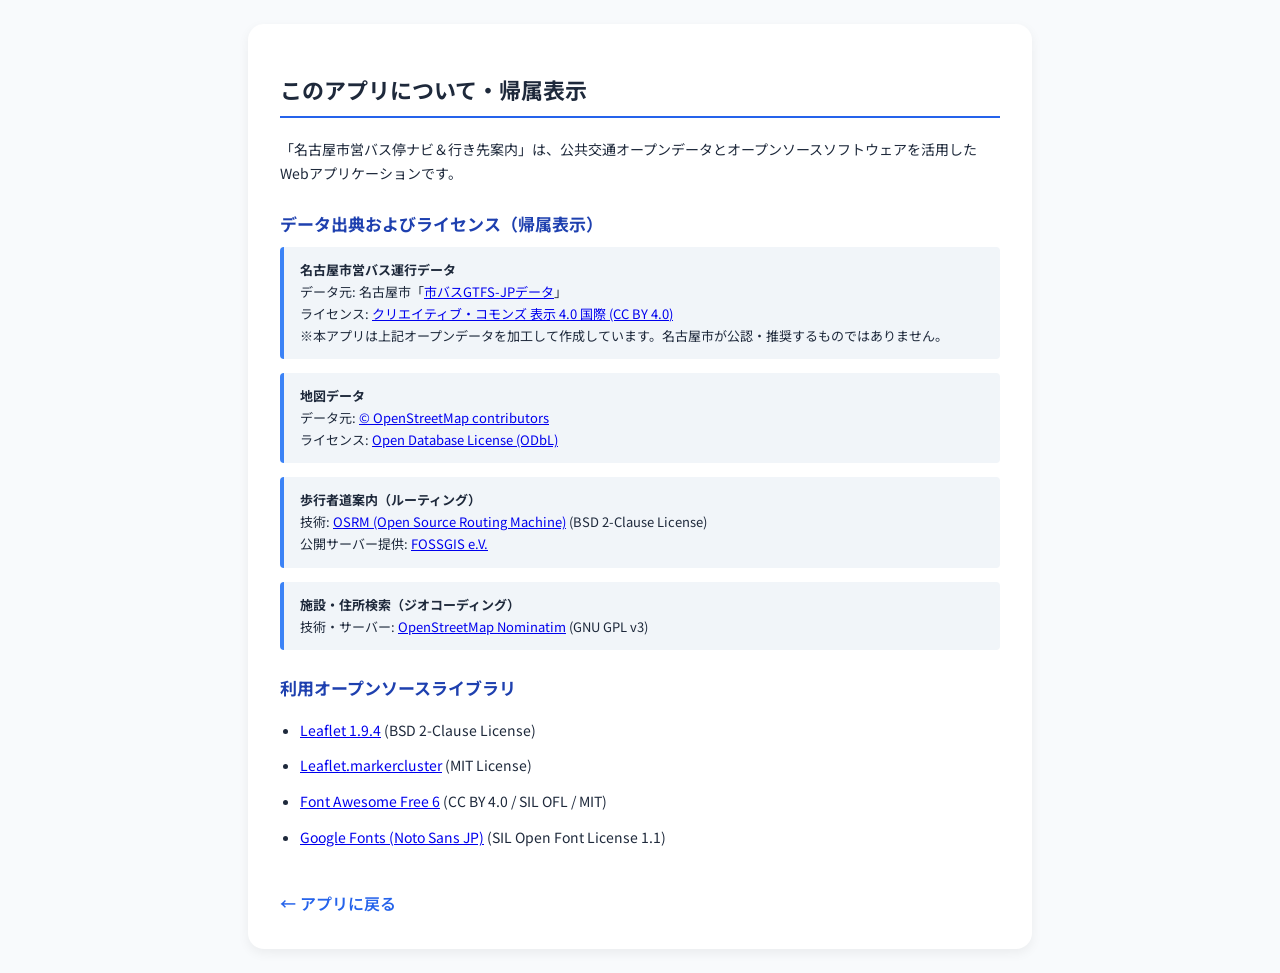
<file: legal/about.html>
<!DOCTYPE html>
<html lang="ja">
<head>
  <meta charset="UTF-8">
  <meta name="viewport" content="width=device-width, initial-scale=1.0">
  <title>このアプリについて・クレジット - 名古屋市営バス停ナビ＆行き先案内</title>
  <link rel="preconnect" href="https://fonts.googleapis.com">
  <link rel="preconnect" href="https://fonts.gstatic.com" crossorigin>
  <link href="https://fonts.googleapis.com/css2?family=Noto+Sans+JP:wght@400;500;700&display=swap" rel="stylesheet">
  <style>
    body {
      font-family: 'Noto Sans JP', sans-serif;
      line-height: 1.7;
      color: #1e293b;
      background-color: #f8fafc;
      padding: 24px;
      margin: 0;
    }
    .container {
      max-width: 720px;
      margin: 0 auto;
      background: #ffffff;
      padding: 32px;
      border-radius: 16px;
      box-shadow: 0 4px 12px rgba(0,0,0,0.06);
    }
    h1 {
      font-size: 22px;
      border-bottom: 2px solid #2563eb;
      padding-bottom: 8px;
      margin-bottom: 20px;
    }
    h2 {
      font-size: 17px;
      margin-top: 24px;
      margin-bottom: 8px;
      color: #1e40af;
    }
    p, li {
      font-size: 14px;
      margin-bottom: 12px;
    }
    ul {
      padding-left: 20px;
    }
    .license-card {
      background: #f1f5f9;
      border-left: 4px solid #3b82f6;
      padding: 12px 16px;
      margin-bottom: 14px;
      border-radius: 4px;
      font-size: 13px;
    }
    .back-link {
      display: inline-block;
      margin-top: 24px;
      color: #2563eb;
      text-decoration: none;
      font-weight: 600;
    }
  </style>
</head>
<body>
  <div class="container">
    <h1>このアプリについて・帰属表示</h1>
    <p>「名古屋市営バス停ナビ＆行き先案内」は、公共交通オープンデータとオープンソースソフトウェアを活用したWebアプリケーションです。</p>

    <h2>データ出典およびライセンス（帰属表示）</h2>

    <div class="license-card">
      <strong>名古屋市営バス運行データ</strong><br>
      データ元: 名古屋市「<a href="https://data.bodik.jp/dataset/231002_7109030000_bus-gtfs-jp" target="_blank" rel="noopener">市バスGTFS-JPデータ</a>」<br>
      ライセンス: <a href="https://creativecommons.org/licenses/by/4.0/deed.ja" target="_blank" rel="noopener">クリエイティブ・コモンズ 表示 4.0 国際 (CC BY 4.0)</a><br>
      ※本アプリは上記オープンデータを加工して作成しています。名古屋市が公認・推奨するものではありません。
    </div>

    <div class="license-card">
      <strong>地図データ</strong><br>
      データ元: <a href="https://www.openstreetmap.org/copyright" target="_blank" rel="noopener">© OpenStreetMap contributors</a><br>
      ライセンス: <a href="https://opendatacommons.org/licenses/odbl/" target="_blank" rel="noopener">Open Database License (ODbL)</a>
    </div>

    <div class="license-card">
      <strong>歩行者道案内（ルーティング）</strong><br>
      技術: <a href="http://project-osrm.org/" target="_blank" rel="noopener">OSRM (Open Source Routing Machine)</a> (BSD 2-Clause License)<br>
      公開サーバー提供: <a href="https://www.fossgis.de/" target="_blank" rel="noopener">FOSSGIS e.V.</a>
    </div>

    <div class="license-card">
      <strong>施設・住所検索（ジオコーディング）</strong><br>
      技術・サーバー: <a href="https://nominatim.org/" target="_blank" rel="noopener">OpenStreetMap Nominatim</a> (GNU GPL v3)
    </div>

    <h2>利用オープンソースライブラリ</h2>
    <ul>
      <li><a href="https://leafletjs.com/" target="_blank" rel="noopener">Leaflet 1.9.4</a> (BSD 2-Clause License)</li>
      <li><a href="https://github.com/Leaflet/Leaflet.markercluster" target="_blank" rel="noopener">Leaflet.markercluster</a> (MIT License)</li>
      <li><a href="https://fontawesome.com/" target="_blank" rel="noopener">Font Awesome Free 6</a> (CC BY 4.0 / SIL OFL / MIT)</li>
      <li><a href="https://fonts.google.com/specimen/Noto+Sans+JP" target="_blank" rel="noopener">Google Fonts (Noto Sans JP)</a> (SIL Open Font License 1.1)</li>
    </ul>

    <a href="../index.html" class="back-link">← アプリに戻る</a>
  </div>
</body>
</html>
</file>
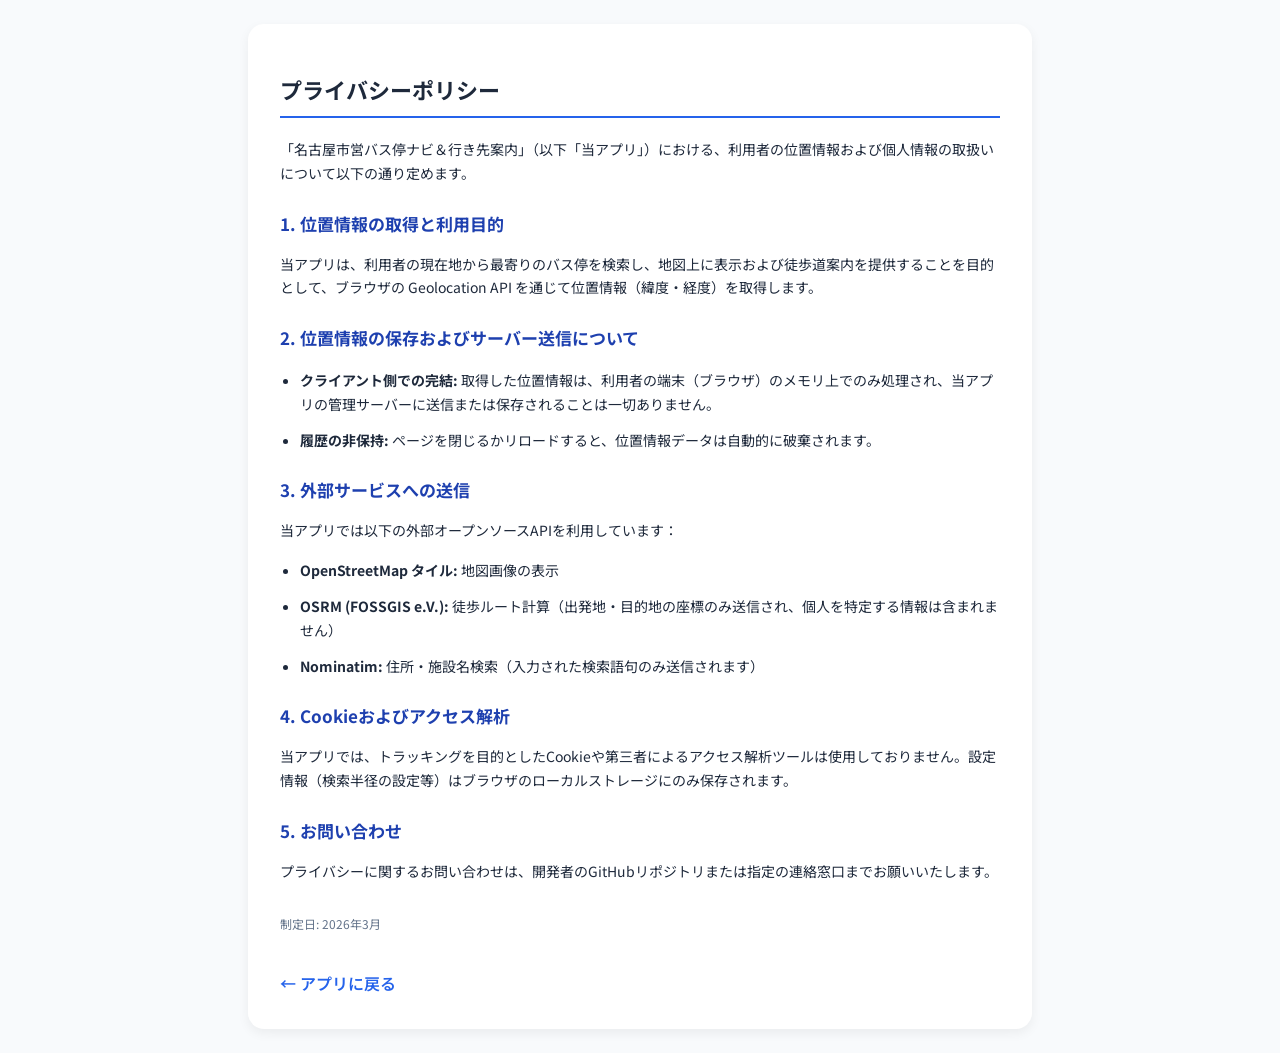
<file: legal/privacy-policy.html>
<!DOCTYPE html>
<html lang="ja">
<head>
  <meta charset="UTF-8">
  <meta name="viewport" content="width=device-width, initial-scale=1.0">
  <title>プライバシーポリシー - 名古屋市営バス停ナビ＆行き先案内</title>
  <link rel="preconnect" href="https://fonts.googleapis.com">
  <link rel="preconnect" href="https://fonts.gstatic.com" crossorigin>
  <link href="https://fonts.googleapis.com/css2?family=Noto+Sans+JP:wght@400;500;700&display=swap" rel="stylesheet">
  <style>
    body {
      font-family: 'Noto Sans JP', sans-serif;
      line-height: 1.7;
      color: #1e293b;
      background-color: #f8fafc;
      padding: 24px;
      margin: 0;
    }
    .container {
      max-width: 720px;
      margin: 0 auto;
      background: #ffffff;
      padding: 32px;
      border-radius: 16px;
      box-shadow: 0 4px 12px rgba(0,0,0,0.06);
    }
    h1 {
      font-size: 22px;
      border-bottom: 2px solid #2563eb;
      padding-bottom: 8px;
      margin-bottom: 20px;
    }
    h2 {
      font-size: 17px;
      margin-top: 24px;
      margin-bottom: 8px;
      color: #1e40af;
    }
    p, li {
      font-size: 14px;
      margin-bottom: 12px;
    }
    ul {
      padding-left: 20px;
    }
    .back-link {
      display: inline-block;
      margin-top: 24px;
      color: #2563eb;
      text-decoration: none;
      font-weight: 600;
    }
  </style>
</head>
<body>
  <div class="container">
    <h1>プライバシーポリシー</h1>
    <p>「名古屋市営バス停ナビ＆行き先案内」（以下「当アプリ」）における、利用者の位置情報および個人情報の取扱いについて以下の通り定めます。</p>

    <h2>1. 位置情報の取得と利用目的</h2>
    <p>当アプリは、利用者の現在地から最寄りのバス停を検索し、地図上に表示および徒歩道案内を提供することを目的として、ブラウザの Geolocation API を通じて位置情報（緯度・経度）を取得します。</p>

    <h2>2. 位置情報の保存およびサーバー送信について</h2>
    <ul>
      <li><strong>クライアント側での完結:</strong> 取得した位置情報は、利用者の端末（ブラウザ）のメモリ上でのみ処理され、当アプリの管理サーバーに送信または保存されることは一切ありません。</li>
      <li><strong>履歴の非保持:</strong> ページを閉じるかリロードすると、位置情報データは自動的に破棄されます。</li>
    </ul>

    <h2>3. 外部サービスへの送信</h2>
    <p>当アプリでは以下の外部オープンソースAPIを利用しています：</p>
    <ul>
      <li><strong>OpenStreetMap タイル:</strong> 地図画像の表示</li>
      <li><strong>OSRM (FOSSGIS e.V.):</strong> 徒歩ルート計算（出発地・目的地の座標のみ送信され、個人を特定する情報は含まれません）</li>
      <li><strong>Nominatim:</strong> 住所・施設名検索（入力された検索語句のみ送信されます）</li>
    </ul>

    <h2>4. Cookieおよびアクセス解析</h2>
    <p>当アプリでは、トラッキングを目的としたCookieや第三者によるアクセス解析ツールは使用しておりません。設定情報（検索半径の設定等）はブラウザのローカルストレージにのみ保存されます。</p>

    <h2>5. お問い合わせ</h2>
    <p>プライバシーに関するお問い合わせは、開発者のGitHubリポジトリまたは指定の連絡窓口までお願いいたします。</p>

    <p style="margin-top: 30px; font-size: 12px; color: #64748b;">制定日: 2026年3月</p>
    <a href="../index.html" class="back-link">← アプリに戻る</a>
  </div>
</body>
</html>
</file>
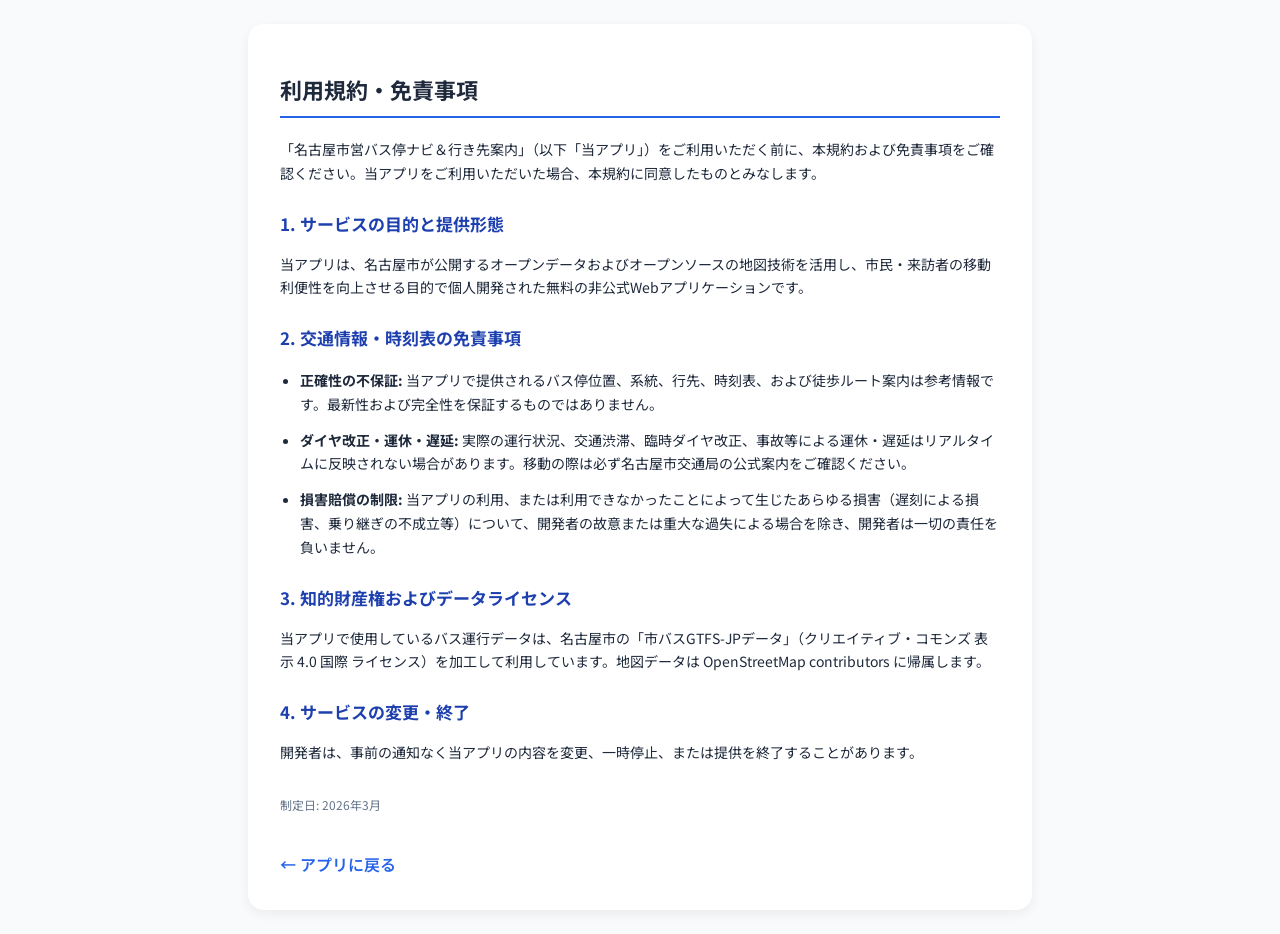
<file: legal/terms.html>
<!DOCTYPE html>
<html lang="ja">
<head>
  <meta charset="UTF-8">
  <meta name="viewport" content="width=device-width, initial-scale=1.0">
  <title>利用規約・免責事項 - 名古屋市営バス停ナビ＆行き先案内</title>
  <link rel="preconnect" href="https://fonts.googleapis.com">
  <link rel="preconnect" href="https://fonts.gstatic.com" crossorigin>
  <link href="https://fonts.googleapis.com/css2?family=Noto+Sans+JP:wght@400;500;700&display=swap" rel="stylesheet">
  <style>
    body {
      font-family: 'Noto Sans JP', sans-serif;
      line-height: 1.7;
      color: #1e293b;
      background-color: #f8fafc;
      padding: 24px;
      margin: 0;
    }
    .container {
      max-width: 720px;
      margin: 0 auto;
      background: #ffffff;
      padding: 32px;
      border-radius: 16px;
      box-shadow: 0 4px 12px rgba(0,0,0,0.06);
    }
    h1 {
      font-size: 22px;
      border-bottom: 2px solid #2563eb;
      padding-bottom: 8px;
      margin-bottom: 20px;
    }
    h2 {
      font-size: 17px;
      margin-top: 24px;
      margin-bottom: 8px;
      color: #1e40af;
    }
    p, li {
      font-size: 14px;
      margin-bottom: 12px;
    }
    ul {
      padding-left: 20px;
    }
    .back-link {
      display: inline-block;
      margin-top: 24px;
      color: #2563eb;
      text-decoration: none;
      font-weight: 600;
    }
  </style>
</head>
<body>
  <div class="container">
    <h1>利用規約・免責事項</h1>
    <p>「名古屋市営バス停ナビ＆行き先案内」（以下「当アプリ」）をご利用いただく前に、本規約および免責事項をご確認ください。当アプリをご利用いただいた場合、本規約に同意したものとみなします。</p>

    <h2>1. サービスの目的と提供形態</h2>
    <p>当アプリは、名古屋市が公開するオープンデータおよびオープンソースの地図技術を活用し、市民・来訪者の移動利便性を向上させる目的で個人開発された無料の非公式Webアプリケーションです。</p>

    <h2>2. 交通情報・時刻表の免責事項</h2>
    <ul>
      <li><strong>正確性の不保証:</strong> 当アプリで提供されるバス停位置、系統、行先、時刻表、および徒歩ルート案内は参考情報です。最新性および完全性を保証するものではありません。</li>
      <li><strong>ダイヤ改正・運休・遅延:</strong> 実際の運行状況、交通渋滞、臨時ダイヤ改正、事故等による運休・遅延はリアルタイムに反映されない場合があります。移動の際は必ず名古屋市交通局の公式案内をご確認ください。</li>
      <li><strong>損害賠償の制限:</strong> 当アプリの利用、または利用できなかったことによって生じたあらゆる損害（遅刻による損害、乗り継ぎの不成立等）について、開発者の故意または重大な過失による場合を除き、開発者は一切の責任を負いません。</li>
    </ul>

    <h2>3. 知的財産権およびデータライセンス</h2>
    <p>当アプリで使用しているバス運行データは、名古屋市の「市バスGTFS-JPデータ」（クリエイティブ・コモンズ 表示 4.0 国際 ライセンス）を加工して利用しています。地図データは OpenStreetMap contributors に帰属します。</p>

    <h2>4. サービスの変更・終了</h2>
    <p>開発者は、事前の通知なく当アプリの内容を変更、一時停止、または提供を終了することがあります。</p>

    <p style="margin-top: 30px; font-size: 12px; color: #64748b;">制定日: 2026年3月</p>
    <a href="../index.html" class="back-link">← アプリに戻る</a>
  </div>
</body>
</html>
</file>
